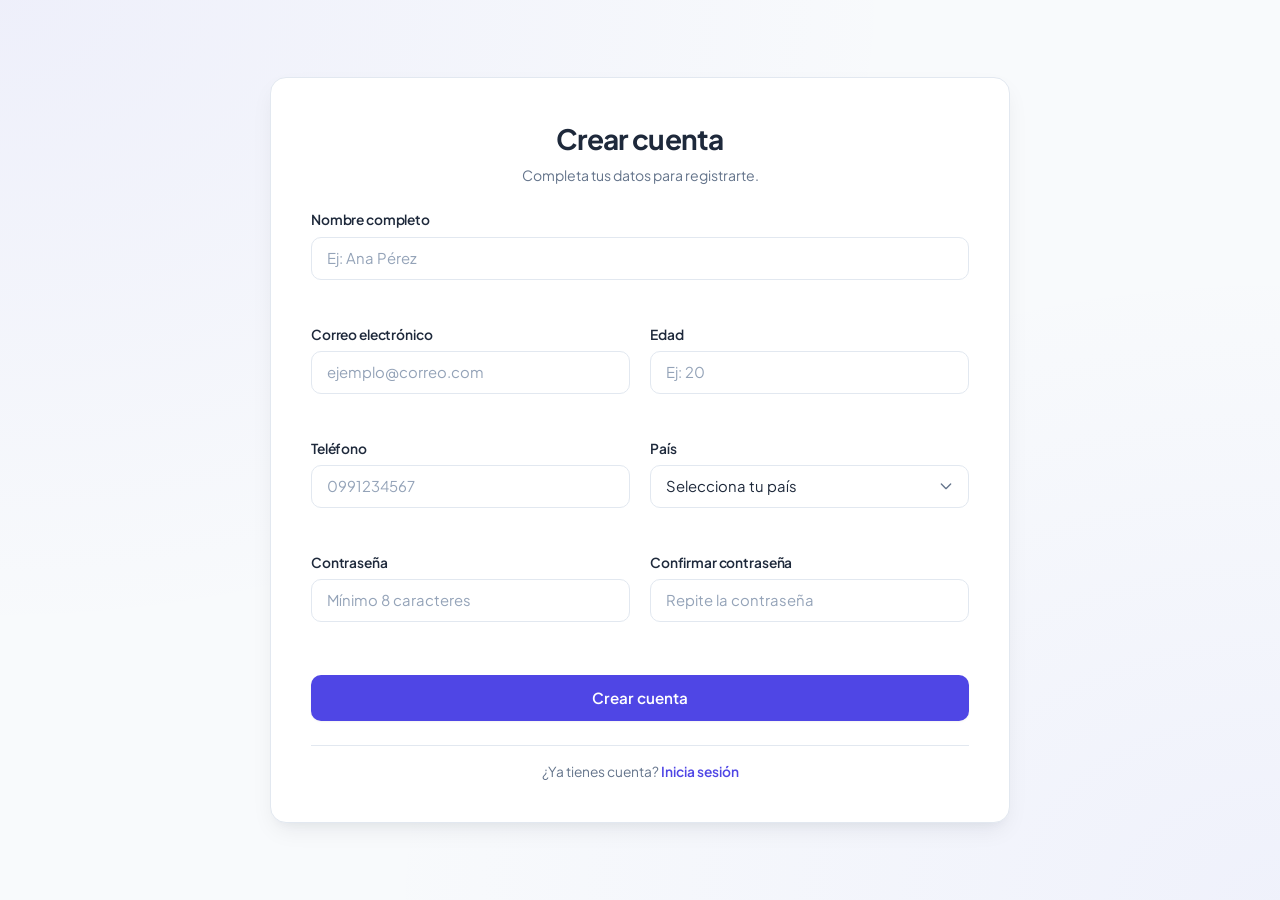
<file: index.html>
<!DOCTYPE html>
<html lang="es">
<head>
  <meta charset="UTF-8">
  <meta name="viewport" content="width=device-width, initial-scale=1.0">
  <title>Crear cuenta</title>
  <link rel="stylesheet" href="css/variables.css">
  <link rel="stylesheet" href="css/style.css">
</head>
<body>
  <main class="contenedor">
    <section class="tarjeta">
      <header>
        <h1>Crear cuenta</h1>
        <p>Completa tus datos para registrarte.</p>
      </header>

      <!-- novalidate: las validaciones las hace script.js y no el navegador -->
      <form id="formRegistro" novalidate>

        <div class="campo">
          <label for="nombre">Nombre completo</label>
          <input type="text" id="nombre" name="nombre" placeholder="Ej: Ana Pérez" autocomplete="name" required minlength="3" aria-describedby="error-nombre">
          <small id="error-nombre" class="error-texto"></small>
        </div>

        <div class="campo">
          <label for="correo">Correo electrónico</label>
          <input type="email" id="correo" name="correo" placeholder="ejemplo@correo.com" autocomplete="email" required aria-describedby="error-correo">
          <small id="error-correo" class="error-texto"></small>
        </div>

        <div class="campo">
          <label for="edad">Edad</label>
          <input type="number" id="edad" name="edad" placeholder="Ej: 20" min="18" max="99" required aria-describedby="error-edad">
          <small id="error-edad" class="error-texto"></small>
        </div>

        <div class="campo">
          <label for="telefono">Teléfono</label>
          <input type="tel" id="telefono" name="telefono" placeholder="0991234567" maxlength="10" pattern="[0-9]{10}" inputmode="numeric" autocomplete="tel" required aria-describedby="error-telefono">
          <small id="error-telefono" class="error-texto"></small>
        </div>

        <div class="campo">
          <label for="pais">País</label>
          <select id="pais" name="pais" required aria-describedby="error-pais">
            <option value="" selected disabled>Selecciona tu país</option>
            <option value="Ecuador">Ecuador</option>
            <option value="Colombia">Colombia</option>
            <option value="Perú">Perú</option>
            <option value="Otro">Otro</option>
          </select>
          <small id="error-pais" class="error-texto"></small>
        </div>

        <div class="campo">
          <label for="password">Contraseña</label>
          <input type="password" id="password" name="password" placeholder="Mínimo 8 caracteres" minlength="8" autocomplete="new-password" required aria-describedby="error-password">
          <small id="error-password" class="error-texto"></small>
        </div>

        <div class="campo">
          <label for="confirmPassword">Confirmar contraseña</label>
          <input type="password" id="confirmPassword" name="confirmPassword" placeholder="Repite la contraseña" minlength="8" autocomplete="new-password" required aria-describedby="error-confirmPassword">
          <small id="error-confirmPassword" class="error-texto"></small>
        </div>

        <!-- Mensaje general de error o éxito del formulario -->
        <div id="mensajeForm" class="mensaje" role="alert" aria-live="polite"></div>

        <button type="submit" id="btnRegistro">Crear cuenta</button>
      </form>

      <footer>
        <p>¿Ya tienes cuenta? <a href="login.html">Inicia sesión</a></p>
      </footer>
    </section>
  </main>

  <!-- Orden acordado: primero validaciones, luego autenticación -->
  <script src="js/script.js"></script>
  <script src="js/auth.js"></script>
</body>
</html>
</file>
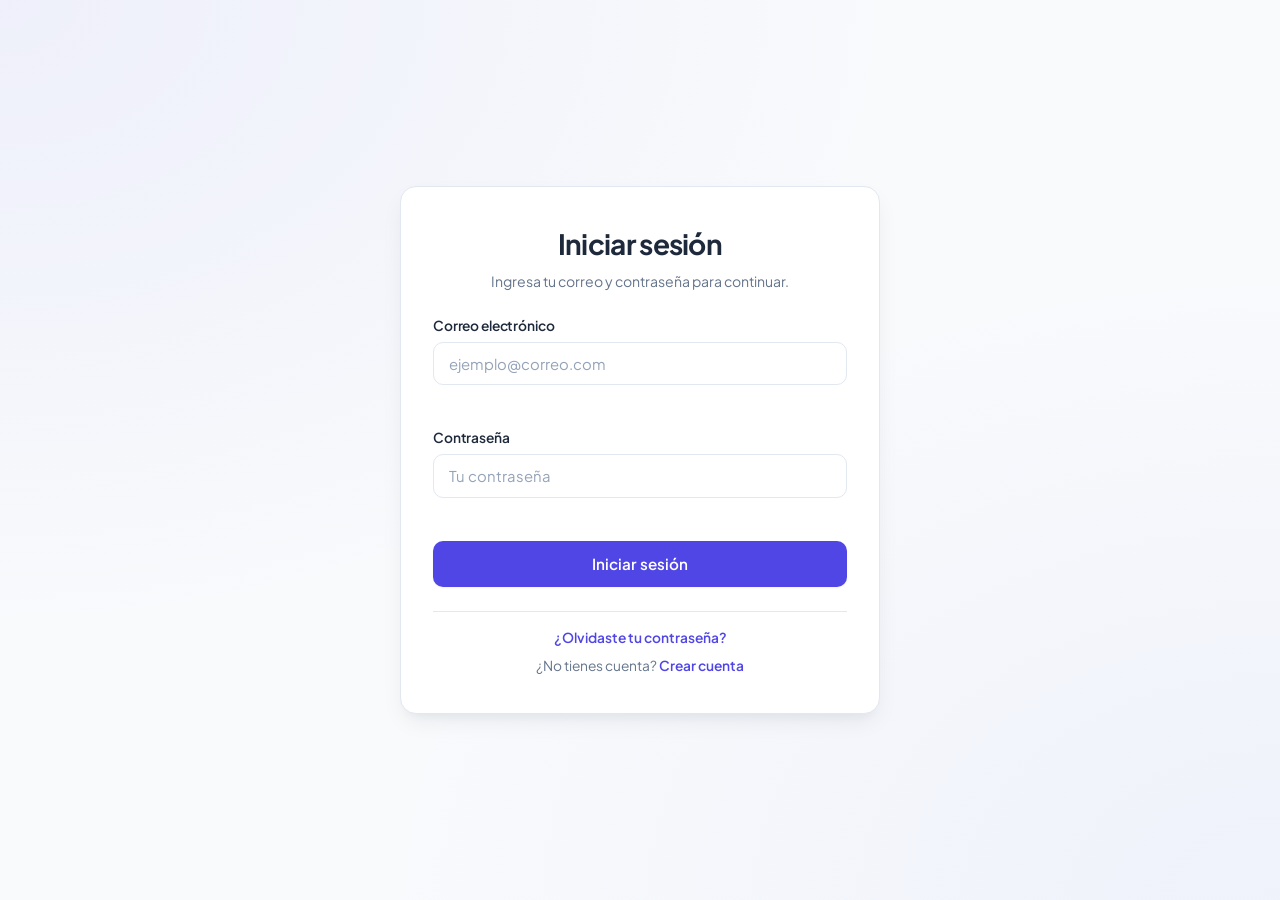
<file: bienvenida.html>
<!DOCTYPE html>
<html lang="es">
<head>
  <meta charset="UTF-8">
  <meta name="viewport" content="width=device-width, initial-scale=1.0">
  <title>Bienvenida</title>
  <link rel="stylesheet" href="css/variables.css">
  <link rel="stylesheet" href="css/style.css">
</head>
<body>
  <main class="contenedor">
    <section class="tarjeta bienvenida">
      <header>
        <h1>¡Bienvenido, <span id="nombreUsuario"></span>!</h1>
        <p>Has iniciado sesión correctamente.</p>
      </header>

      <button type="button" id="btnCerrarSesion">Cerrar sesión</button>
    </section>
  </main>

  <!-- Orden acordado: primero validaciones, luego autenticación -->
  <script src="js/script.js"></script>
  <script src="js/auth.js"></script>
</body>
</html>
</file>
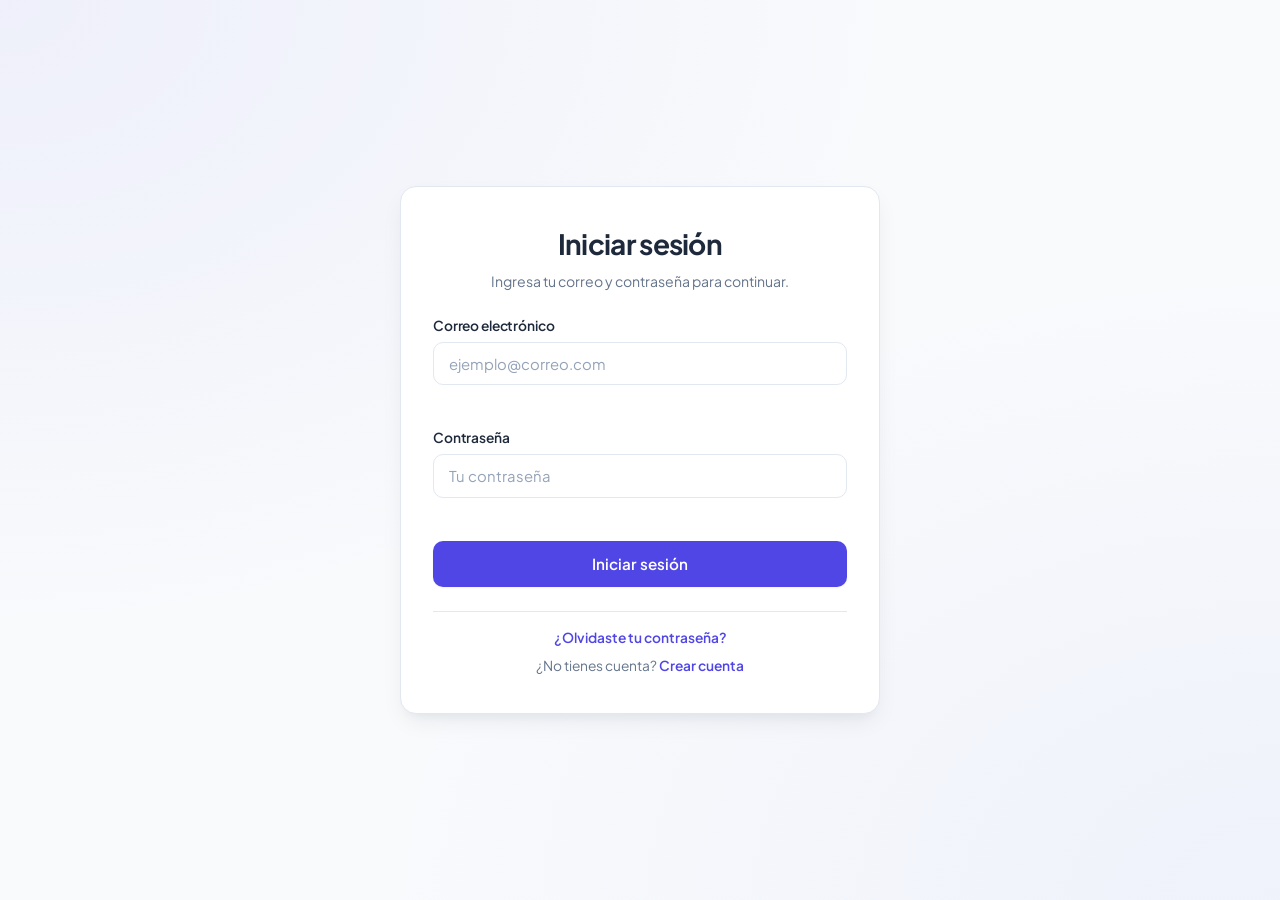
<file: login.html>
<!DOCTYPE html>
<html lang="es">
<head>
  <meta charset="UTF-8">
  <meta name="viewport" content="width=device-width, initial-scale=1.0">
  <title>Iniciar sesión</title>
  <link rel="stylesheet" href="css/variables.css">
  <link rel="stylesheet" href="css/style.css">
</head>
<body>
  <main class="contenedor">
    <section class="tarjeta">
      <header>
        <h1>Iniciar sesión</h1>
        <p>Ingresa tu correo y contraseña para continuar.</p>
      </header>

      <!-- novalidate: las validaciones las hace script.js y no el navegador -->
      <form id="formLogin" novalidate>

        <div class="campo">
          <label for="loginCorreo">Correo electrónico</label>
          <input type="email" id="loginCorreo" name="loginCorreo" placeholder="ejemplo@correo.com" autocomplete="email" required aria-describedby="error-loginCorreo">
          <small id="error-loginCorreo" class="error-texto"></small>
        </div>

        <div class="campo">
          <label for="loginPassword">Contraseña</label>
          <input type="password" id="loginPassword" name="loginPassword" placeholder="Tu contraseña" autocomplete="current-password" required aria-describedby="error-loginPassword">
          <small id="error-loginPassword" class="error-texto"></small>
        </div>

        <!-- Mensaje general de error o éxito del formulario -->
        <div id="mensajeForm" class="mensaje" role="alert" aria-live="polite"></div>

        <button type="submit" id="btnLogin">Iniciar sesión</button>
      </form>

      <footer>
        <p><a href="recuperar.html">¿Olvidaste tu contraseña?</a></p>
        <p>¿No tienes cuenta? <a href="index.html">Crear cuenta</a></p>
      </footer>
    </section>
  </main>

  <!-- Orden acordado: primero validaciones, luego autenticación -->
  <script src="js/script.js"></script>
  <script src="js/auth.js"></script>
</body>
</html>
</file>
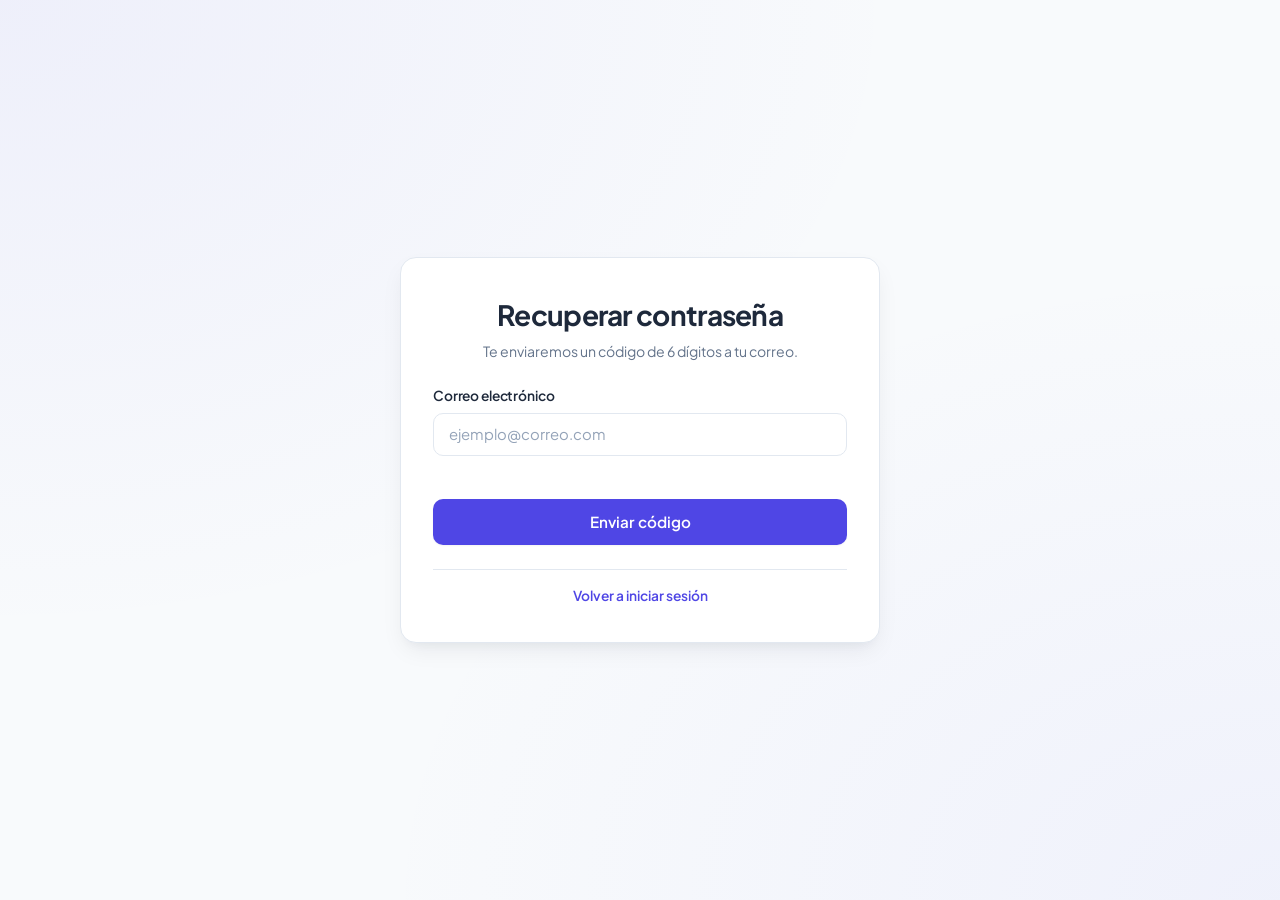
<file: recuperar.html>
<!DOCTYPE html>
<html lang="es">
<head>
  <meta charset="UTF-8">
  <meta name="viewport" content="width=device-width, initial-scale=1.0">
  <title>Recuperar contraseña</title>
  <link rel="stylesheet" href="css/variables.css">
  <link rel="stylesheet" href="css/style.css">
</head>
<body>
  <main class="contenedor">
    <section class="tarjeta">
      <header>
        <h1>Recuperar contraseña</h1>
        <p>Te enviaremos un código de 6 dígitos a tu correo.</p>
      </header>

      <!-- Paso 1: correo -->
      <div id="paso1">
        <form id="formCorreoRec" novalidate>
          <div class="campo">
            <label for="correoRec">Correo electrónico</label>
            <input type="email" id="correoRec" name="correoRec" placeholder="ejemplo@correo.com" autocomplete="email" required aria-describedby="error-correoRec">
            <small id="error-correoRec" class="error-texto"></small>
          </div>
          <button type="submit" id="btnEnviarCodigo">Enviar código</button>
        </form>
      </div>

      <!-- Paso 2: código (oculto al inicio) -->
      <div id="paso2" class="oculto">
        <form id="formCodigo" novalidate>
          <div class="campo">
            <label for="codigoRec">Código de 6 dígitos</label>
            <input type="text" id="codigoRec" name="codigoRec" placeholder="123456" maxlength="6" pattern="[0-9]{6}" inputmode="numeric" autocomplete="one-time-code" required aria-describedby="error-codigoRec">
            <small id="error-codigoRec" class="error-texto"></small>
          </div>
          <button type="submit" id="btnVerificar">Verificar</button>
        </form>
      </div>

      <!-- Paso 3: nueva contraseña (oculto al inicio) -->
      <div id="paso3" class="oculto">
        <form id="formNuevaPass" novalidate>
          <div class="campo">
            <label for="nuevaPassword">Nueva contraseña</label>
            <input type="password" id="nuevaPassword" name="nuevaPassword" placeholder="Mínimo 8 caracteres" minlength="8" autocomplete="new-password" required aria-describedby="error-nuevaPassword">
            <small id="error-nuevaPassword" class="error-texto"></small>
          </div>
          <div class="campo">
            <label for="confirmNuevaPassword">Confirmar nueva contraseña</label>
            <input type="password" id="confirmNuevaPassword" name="confirmNuevaPassword" placeholder="Repite la contraseña" minlength="8" autocomplete="new-password" required aria-describedby="error-confirmNuevaPassword">
            <small id="error-confirmNuevaPassword" class="error-texto"></small>
          </div>
          <button type="submit" id="btnCambiarPass">Cambiar contraseña</button>
        </form>
      </div>

      <!-- Estado: "Enviando...", "Código enviado a tu correo" o el error -->
      <div id="mensajeForm" class="mensaje" role="alert" aria-live="polite"></div>

      <footer>
        <p><a href="login.html">Volver a iniciar sesión</a></p>
      </footer>
    </section>
  </main>

  <!-- Orden acordado: primero validaciones, luego autenticación -->
  <script src="js/script.js"></script>
  <script src="js/auth.js"></script>
</body>
</html>
</file>
<file: css/variables.css>
@charset "UTF-8";
@import url('https://fonts.googleapis.com/css2?family=Plus+Jakarta+Sans:wght@400;500;600;700&display=swap');

/* ==========================================================================
   VARIABLES GLOBALES (:root) Y TIPOGRAFÍA
   ========================================================================== */
:root {
  /* Paleta de colores principales */
  --color-primary: #4f46e5;
  --color-primary-hover: #4338ca;
  --color-primary-light: #eef2ff;
  --color-secondary: #0f172a;
  
  /* Fondos y superficies */
  --bg-body: #f8fafc;
  --bg-card: #ffffff;
  --bg-input: #ffffff;
  --bg-input-focus: #ffffff;
  
  /* Textos */
  --text-primary: #1e293b;
  --text-secondary: #64748b;
  --text-muted: #94a3b8;
  
  /* Bordes */
  --border-color: #e2e8f0;
  --border-hover: #cbd5e1;
  --border-focus: #4f46e5;

  /* Estados de validación */
  --color-invalido: #ef4444;
  --bg-invalido: #fef2f2;
  --border-invalido: #fecaca;
  --text-invalido: #b91c1c;

  --color-valido: #10b981;
  --bg-valido: #f0fdf4;
  --border-valido: #bbf7d0;
  --text-valido: #15803d;

  /* Radio de bordes */
  --radius-sm: 6px;
  --radius-md: 10px;
  --radius-lg: 16px;
  --radius-full: 9999px;

  /* Sombras */
  --shadow-sm: 0 1px 2px 0 rgba(0, 0, 0, 0.05);
  --shadow-md: 0 4px 6px -1px rgba(0, 0, 0, 0.07), 0 2px 4px -2px rgba(0, 0, 0, 0.05);
  --shadow-lg: 0 10px 25px -5px rgba(15, 23, 42, 0.08), 0 8px 10px -6px rgba(15, 23, 42, 0.04);
  --shadow-focus: 0 0 0 3px rgba(79, 70, 229, 0.18);
  --shadow-invalido: 0 0 0 3px rgba(239, 68, 68, 0.18);
  --shadow-valido: 0 0 0 3px rgba(16, 185, 129, 0.18);

  /* Tipografía */
  --font-family: 'Plus Jakarta Sans', system-ui, -apple-system, BlinkMacSystemFont, 'Segoe UI', Roboto, sans-serif;
  
  /* Transición general */
  --transition-speed: 0.25s ease;
}
</file>
<file: css/style.css>
@charset "UTF-8";
@import url('variables.css');

/* ==========================================================================
   RESET Y ESTILOS BASE
   ========================================================================== */
*, *::before, *::after {
  box-sizing: border-box;
  margin: 0;
  padding: 0;
}

body {
  font-family: var(--font-family);
  background-color: var(--bg-body);
  background-image: radial-gradient(at 0% 0%, rgba(79, 70, 229, 0.06) 0px, transparent 50%),
                    radial-gradient(at 100% 100%, rgba(99, 102, 241, 0.06) 0px, transparent 50%);
  background-attachment: fixed;
  color: var(--text-primary);
  min-height: 100vh;
  display: flex;
  align-items: center;
  justify-content: center;
  line-height: 1.5;
  -webkit-font-smoothing: antialiased;
}

/* ==========================================================================
   DISEÑO DEL CONTENEDOR, CAMPOS, ETIQUETAS, BOTONES Y ENLACES
   ========================================================================== */

/* Contenedor principal móvil-primero */
.contenedor {
  width: 100%;
  padding: 1.25rem 1rem;
  display: flex;
  align-items: center;
  justify-content: center;
}

/* Tarjeta centrada */
.tarjeta {
  background-color: var(--bg-card);
  width: 100%;
  max-width: 440px;
  border-radius: var(--radius-lg);
  border: 1px solid var(--border-color);
  box-shadow: var(--shadow-lg);
  padding: 1.75rem 1.25rem;
  transition: transform var(--transition-speed), box-shadow var(--transition-speed);
}

/* Encabezado */
.tarjeta header {
  margin-bottom: 1.5rem;
  text-align: center;
}

.tarjeta header h1 {
  font-size: 1.5rem;
  font-weight: 700;
  color: var(--text-primary);
  letter-spacing: -0.025em;
  margin-bottom: 0.35rem;
}

.tarjeta header p {
  font-size: 0.88rem;
  color: var(--text-secondary);
}

/* Campos del formulario */
.campo {
  display: flex;
  flex-direction: column;
  gap: 0.35rem;
  margin-bottom: 1.15rem;
  text-align: left;
}

.campo label {
  font-size: 0.86rem;
  font-weight: 600;
  color: var(--text-primary);
  letter-spacing: -0.01em;
}

/* Inputs y Select */
.campo input,
.campo select {
  width: 100%;
  padding: 0.72rem 0.95rem;
  font-size: 0.93rem;
  font-family: inherit;
  color: var(--text-primary);
  background-color: var(--bg-input);
  border: 1.5px solid var(--border-color);
  border-radius: var(--radius-md);
  outline: none;
  transition: border-color var(--transition-speed),
              box-shadow var(--transition-speed),
              background-color var(--transition-speed);
}

.campo input::placeholder {
  color: var(--text-muted);
}

.campo select {
  cursor: pointer;
  appearance: none;
  background-image: url("data:image/svg+xml,%3Csvg xmlns='http://www.w3.org/2000/svg' fill='none' viewBox='0 0 24 24' stroke='%2364748b' stroke-width='2'%3E%3Cpath stroke-linecap='round' stroke-linejoin='round' d='M19 9l-7 7-7-7'%3E%3C/path%3E%3C/svg%3E");
  background-repeat: no-repeat;
  background-position: right 0.85rem center;
  background-size: 1rem;
  padding-right: 2.25rem;
}

/* ==========================================================================
   ESTADOS: :focus, :hover Y TRANSICIONES SUAVES
   ========================================================================== */

/* Hover en campos */
.campo input:hover:not(:disabled),
.campo select:hover:not(:disabled) {
  border-color: var(--border-hover);
}

/* Focus en campos */
.campo input:focus,
.campo select:focus {
  border-color: var(--border-focus);
  box-shadow: var(--shadow-focus);
  background-color: var(--bg-input-focus);
}

/* Botones */
button {
  width: 100%;
  padding: 0.78rem 1.25rem;
  font-size: 0.95rem;
  font-weight: 600;
  font-family: inherit;
  color: #ffffff;
  background-color: var(--color-primary);
  border: 1.5px solid transparent;
  border-radius: var(--radius-md);
  cursor: pointer;
  display: inline-flex;
  align-items: center;
  justify-content: center;
  gap: 0.5rem;
  box-shadow: var(--shadow-sm);
  transition: background-color var(--transition-speed),
              border-color var(--transition-speed),
              box-shadow var(--transition-speed),
              transform 0.15s ease;
}

button:hover {
  background-color: var(--color-primary-hover);
  box-shadow: var(--shadow-md);
  transform: translateY(-1px);
}

button:active {
  transform: translateY(0);
  box-shadow: var(--shadow-sm);
}

button:focus-visible {
  outline: 2px solid var(--color-primary);
  outline-offset: 2px;
}

/* Enlaces y Pie de tarjeta */
.tarjeta footer {
  margin-top: 1.5rem;
  padding-top: 1rem;
  border-top: 1px solid var(--border-color);
  text-align: center;
  display: flex;
  flex-direction: column;
  gap: 0.5rem;
}

.tarjeta footer p {
  font-size: 0.86rem;
  color: var(--text-secondary);
}

a {
  color: var(--color-primary);
  text-decoration: none;
  font-weight: 600;
  transition: color var(--transition-speed), text-decoration var(--transition-speed);
}

a:hover {
  color: var(--color-primary-hover);
  text-decoration: underline;
}

/* ==========================================================================
   CLASES DE VALIDACIÓN
   ========================================================================== */

/* Campo inválido: borde rojo */
input.invalido,
select.invalido,
.campo.invalido input,
.campo.invalido select {
  border-color: var(--color-invalido) !important;
}

input.invalido:focus,
select.invalido:focus,
.campo.invalido input:focus,
.campo.invalido select:focus {
  border-color: var(--color-invalido) !important;
  box-shadow: var(--shadow-invalido) !important;
}

/* Campo válido: borde verde */
input.valido,
select.valido,
.campo.valido input,
.campo.valido select {
  border-color: var(--color-valido) !important;
}

input.valido:focus,
select.valido:focus,
.campo.valido input:focus,
.campo.valido select:focus {
  border-color: var(--color-valido) !important;
  box-shadow: var(--shadow-valido) !important;
}

/* small de error en rojo */
small,
.error-texto,
.campo small {
  color: var(--color-invalido);
  font-size: 0.78rem;
  font-weight: 500;
  display: block;
  min-height: 1rem;
  margin-top: 0.2rem;
  transition: opacity var(--transition-speed);
}

/* Mensaje general del formulario */
.mensaje {
  display: none;
  padding: 0.75rem 1rem;
  border-radius: var(--radius-md);
  font-size: 0.88rem;
  font-weight: 500;
  text-align: center;
  margin-top: 1rem;
  margin-bottom: 1rem;
  transition: all var(--transition-speed);
}

/* .mensaje.error con fondo distintivo */
.mensaje.error {
  display: block;
  background-color: var(--bg-invalido);
  color: var(--text-invalido);
  border: 1px solid var(--border-invalido);
}

/* .mensaje.exito con fondo distintivo */
.mensaje.exito {
  display: block;
  background-color: var(--bg-valido);
  color: var(--text-valido);
  border: 1px solid var(--border-valido);
}

/* Ocultar elementos */
.oculto {
  display: none !important;
}

/* ==========================================================================
   ESTILOS PARA BIENVENIDA.HTML Y PASOS DE RECUPERAR.HTML
   ========================================================================== */

/* Estilos para bienvenida.html */
.tarjeta.bienvenida {
  text-align: center;
  padding: 2.25rem 1.75rem;
}

.tarjeta.bienvenida header {
  margin-bottom: 2rem;
}

.tarjeta.bienvenida h1 {
  font-size: 1.65rem;
  color: var(--text-primary);
  margin-bottom: 0.6rem;
}

.tarjeta.bienvenida #nombreUsuario {
  color: var(--color-primary);
  display: inline-block;
  font-weight: 700;
}

.tarjeta.bienvenida p {
  font-size: 0.95rem;
  color: var(--text-secondary);
}

/* Botón cerrar sesión con variante estilizada */
#btnCerrarSesion {
  background-color: #fee2e2;
  color: #dc2626;
  border: 1.5px solid #fecaca;
  font-weight: 600;
}

#btnCerrarSesion:hover {
  background-color: #fecaca;
  color: #b91c1c;
  border-color: #fca5a5;
  box-shadow: 0 4px 6px -1px rgba(239, 68, 68, 0.15);
}

#btnCerrarSesion:focus-visible {
  outline: 2px solid #ef4444;
}

/* Estilos específicos para los pasos de recuperar.html */
#paso1, #paso2, #paso3 {
  transition: opacity var(--transition-speed);
}

#paso1 form,
#paso2 form,
#paso3 form {
  display: flex;
  flex-direction: column;
}

/* Campo de código de 6 dígitos */
#codigoRec {
  letter-spacing: 0.35em;
  font-size: 1.25rem;
  font-weight: 700;
  text-align: center;
  padding: 0.75rem;
}

/* ==========================================================================
   RESPONSIVO: MOBILE-FIRST CON MEDIA QUERIES
   ========================================================================== */

/* Pantallas medianas (tabletas y dispositivos >= 600px) */
@media (min-width: 600px) {
  .contenedor {
    padding: 2rem 1.5rem;
  }

  .tarjeta {
    padding: 2.25rem 2rem;
  }

  .tarjeta header h1 {
    font-size: 1.75rem;
  }

  .tarjeta.bienvenida {
    padding: 3rem 2.5rem;
  }

  .tarjeta.bienvenida h1 {
    font-size: 2rem;
  }
}

/* Pantallas grandes (escritorio >= 1024px) */
@media (min-width: 1024px) {
  .tarjeta {
    max-width: 480px;
  }

  /* La tarjeta de registro se amplía para albergar 2 columnas */
  .tarjeta:has(#formRegistro) {
    max-width: 740px;
    padding: 2.5rem 2.5rem;
  }

  /* Formulario de registro en dos columnas con Grid */
  #formRegistro {
    display: grid;
    grid-template-columns: repeat(2, 1fr);
    gap: 0.75rem 1.25rem;
    align-items: start;
  }

  #formRegistro .campo {
    margin-bottom: 0.5rem;
  }

  /* El primer campo (Nombre completo) ocupa las 2 columnas */
  #formRegistro .campo:nth-of-type(1) {
    grid-column: 1 / -1;
  }

  /* Mensaje general del formulario a ancho completo */
  #formRegistro #mensajeForm {
    grid-column: 1 / -1;
    margin-top: 0.5rem;
    margin-bottom: 0.5rem;
  }

  /* Botón de envío a ancho completo */
  #formRegistro #btnRegistro {
    grid-column: 1 / -1;
    margin-top: 0.5rem;
  }
}
</file>
